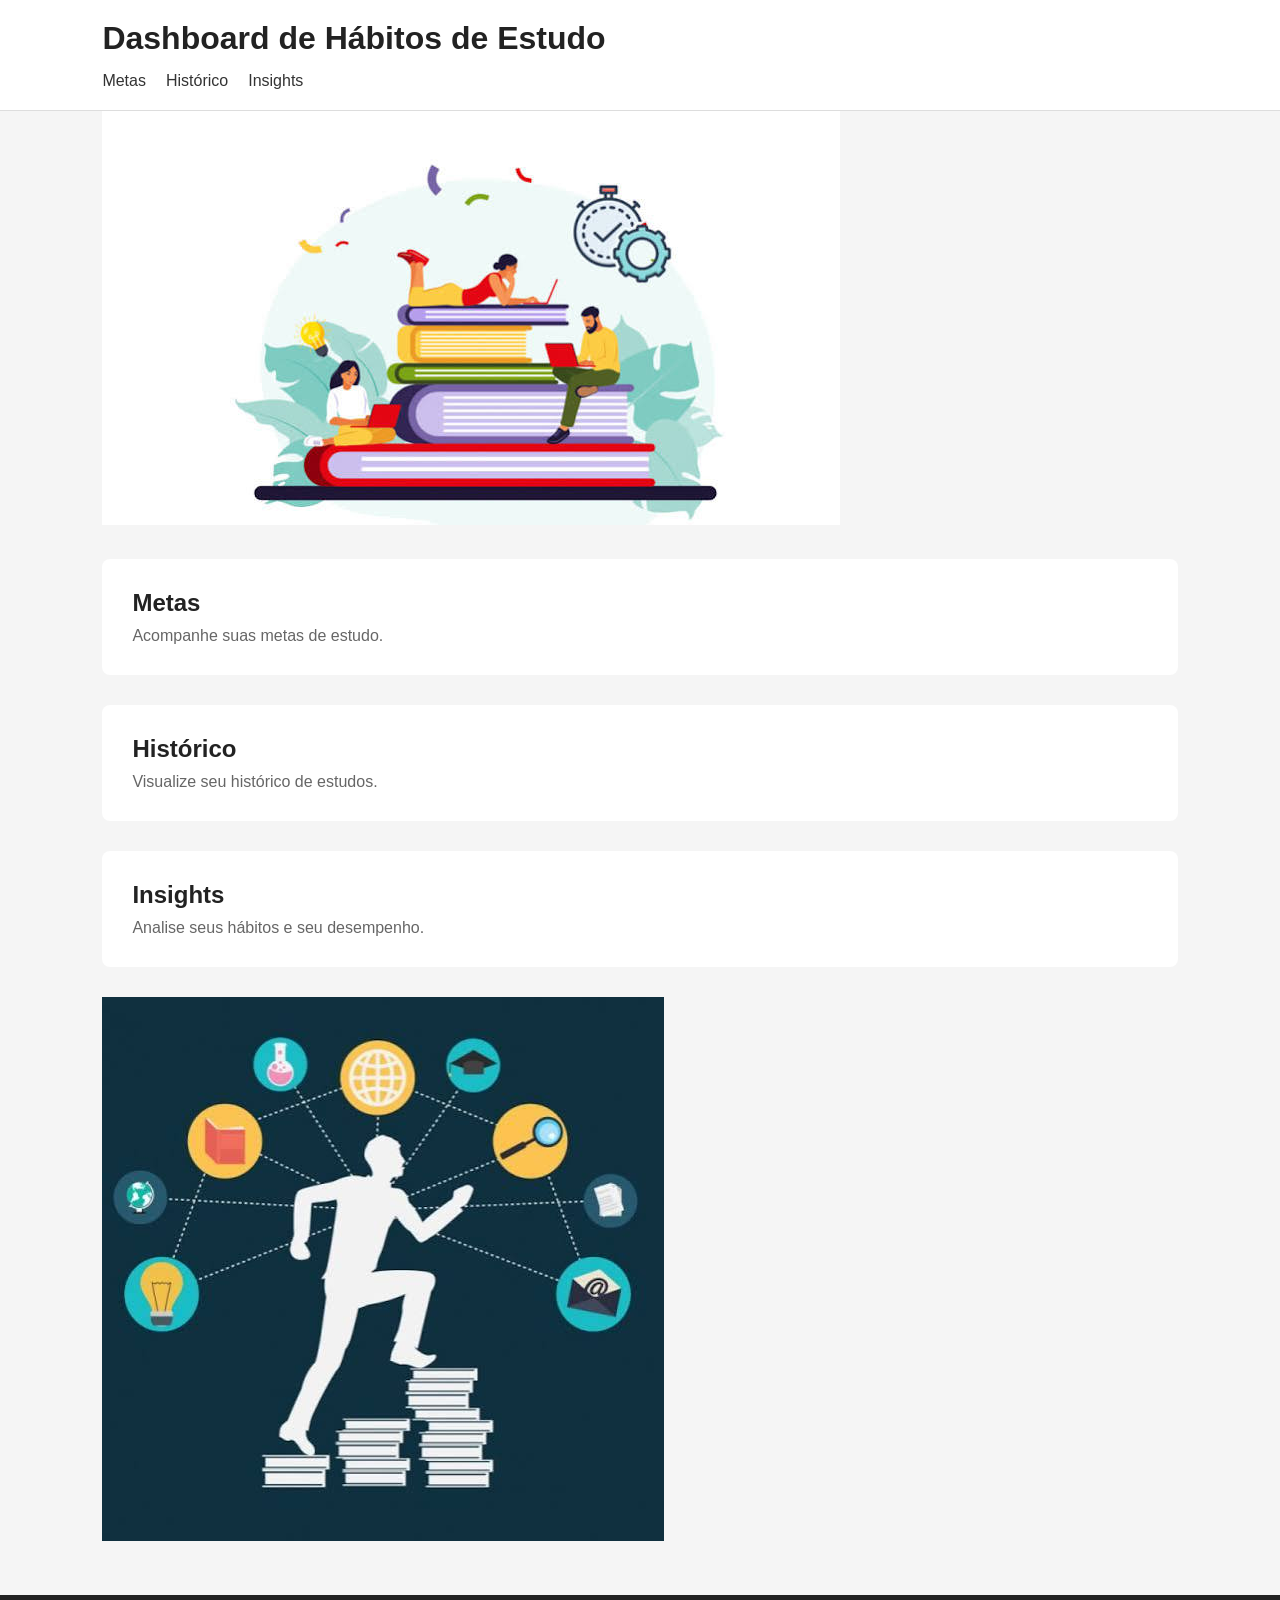
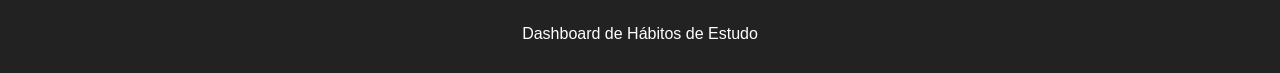
<file: index.html>
<!DOCTYPE html>
<html lang="pt-BR">

<head>
    <meta charset="UTF-8">
    <meta name="viewport" content="width=device-width, initial-scale=1.0">
    <title>Dashboard de Hábitos de Estudo</title>

    <link rel="stylesheet" href="style.css">
</head>

<body>

    <header>
        <h1>Dashboard de Hábitos de Estudo</h1>

        <nav>
            <a href="metas/metas.html">Metas</a>
            <a href="historico/index.html">Histórico</a>
            <a href="insights/index.html">Insights</a>
        </nav>
        
    </header>

    <main>

        <img src="img/images.jpg" alt="Descrição da imagem">

        <section id="metas">
            <h2>Metas</h2>
            <p>Acompanhe suas metas de estudo.</p>
        </section>

        <section id="historico">
            <h2>Histórico</h2>
            <p>Visualize seu histórico de estudos.</p>
        </section>

        <section id="insights">
            <h2>Insights</h2>
            <p>Analise seus hábitos e seu desempenho.</p>
        </section>

        <img src="img/images2.jpg" alt="Descrição da imagem2">
    </main>

    <footer>
        <p>Dashboard de Hábitos de Estudo</p>
    </footer>

</body>

</html>
</file>
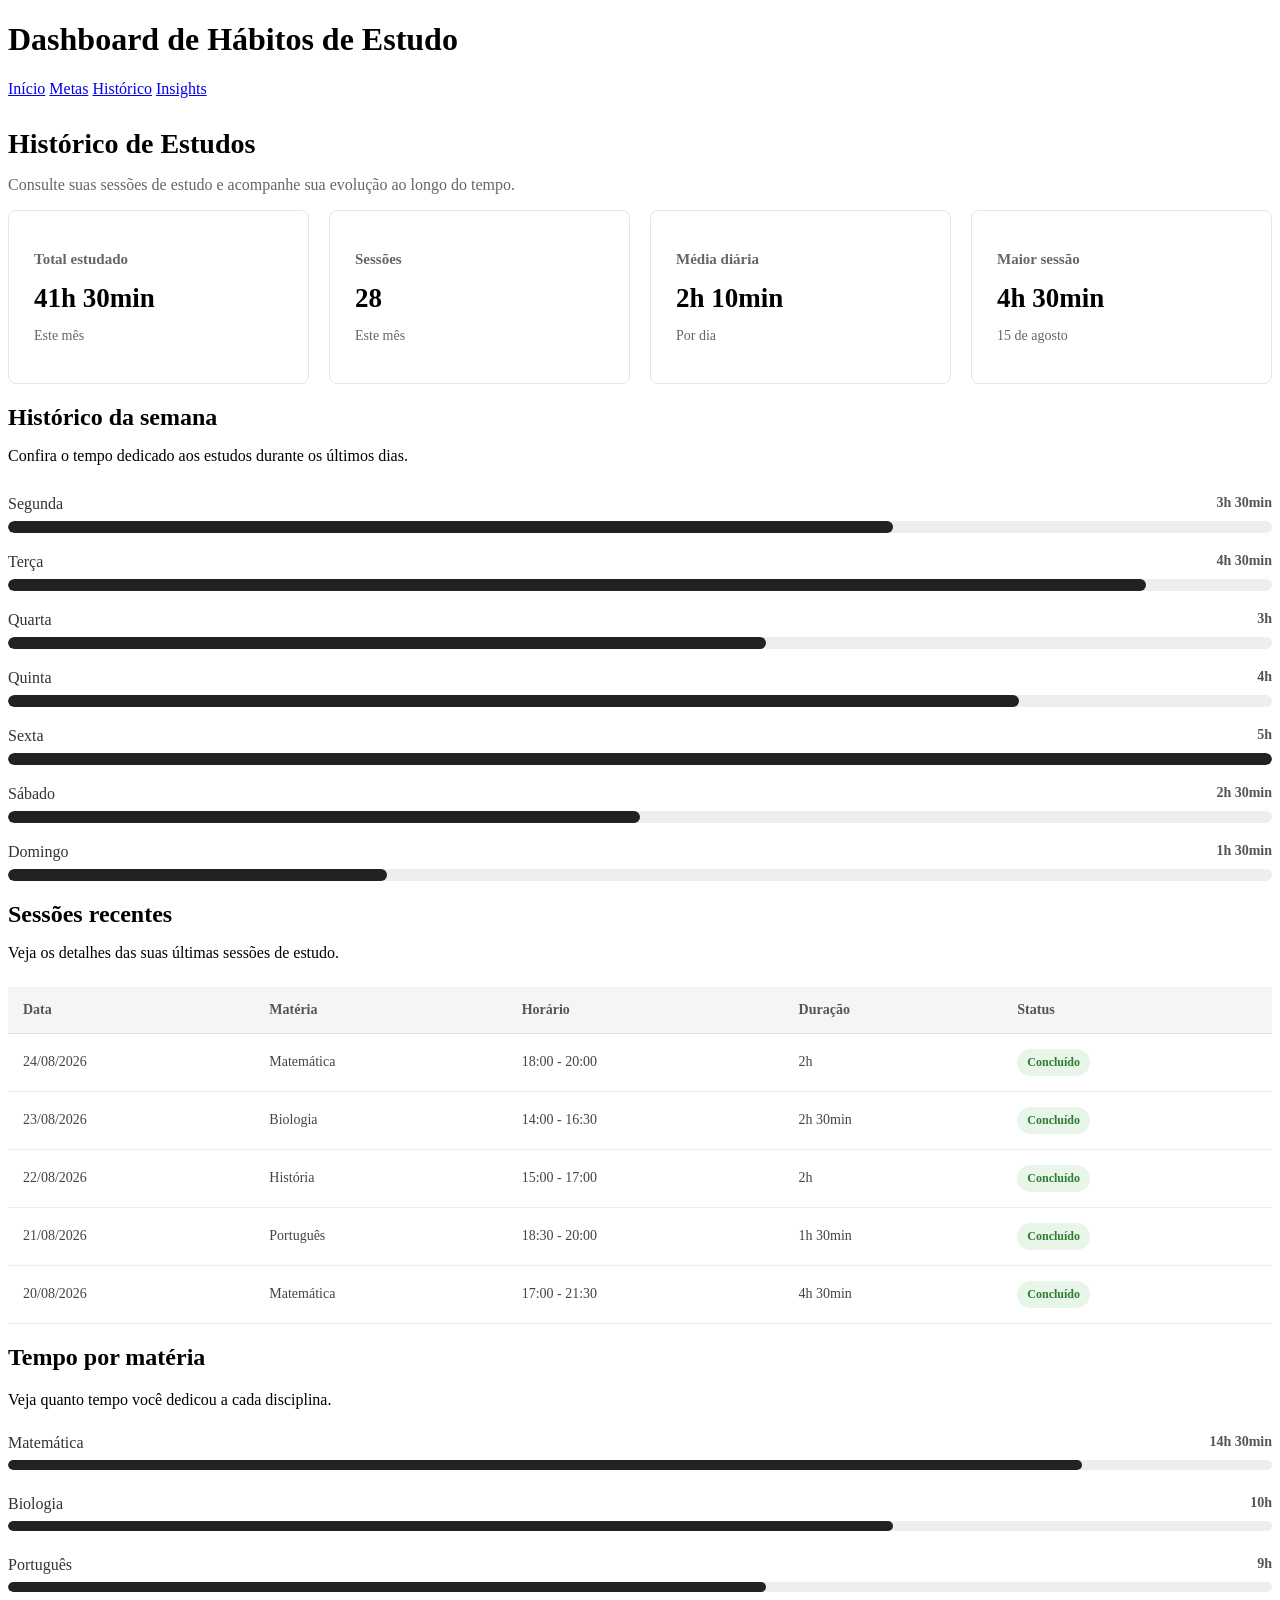
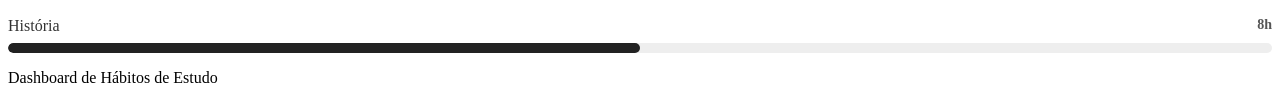
<file: historico/index.html>
<!DOCTYPE html>
<html lang="pt-BR">

<head>
    <meta charset="UTF-8">
    <meta name="viewport" content="width=device-width, initial-scale=1.0">

    <title>Histórico de Estudos</title>

    <link rel="stylesheet" href="styles.css">
</head>

<body>

    <header>
        <h1>Dashboard de Hábitos de Estudo</h1>

        <nav>
            <a href="../index.html">Início</a>
            <a href="../index.html">Metas</a>
            <a href="../historico/index.html">Histórico</a>
            <a href="../insights/index.html">Insights</a>
        </nav>
    </header>

    <main>

        <section class="historico-header">
            <h2>Histórico de Estudos</h2>
            <p>
                Consulte suas sessões de estudo e acompanhe sua evolução ao longo do tempo.
            </p>
        </section>

        <section class="historico-resumo">

            <div class="historico-card">
                <h3>Total estudado</h3>
                <strong>41h 30min</strong>
                <p>Este mês</p>
            </div>

            <div class="historico-card">
                <h3>Sessões</h3>
                <strong>28</strong>
                <p>Este mês</p>
            </div>

            <div class="historico-card">
                <h3>Média diária</h3>
                <strong>2h 10min</strong>
                <p>Por dia</p>
            </div>

            <div class="historico-card">
                <h3>Maior sessão</h3>
                <strong>4h 30min</strong>
                <p>15 de agosto</p>
            </div>

        </section>

        <section class="historico-semanal">

            <h2>Histórico da semana</h2>

            <p>
                Confira o tempo dedicado aos estudos durante os últimos dias.
            </p>

            <div class="dias-estudo">

                <div class="dia-estudo">
                    <div class="dia-topo">
                        <span>Segunda</span>
                        <strong>3h 30min</strong>
                    </div>

                    <div class="barra-historico">
                        <div style="width: 70%;"></div>
                    </div>
                </div>

                <div class="dia-estudo">
                    <div class="dia-topo">
                        <span>Terça</span>
                        <strong>4h 30min</strong>
                    </div>

                    <div class="barra-historico">
                        <div style="width: 90%;"></div>
                    </div>
                </div>


                <div class="dia-estudo">
                    <div class="dia-topo">
                        <span>Quarta</span>
                        <strong>3h</strong>
                    </div>

                    <div class="barra-historico">
                        <div style="width: 60%;"></div>
                    </div>
                </div>

                <div class="dia-estudo">
                    <div class="dia-topo">
                        <span>Quinta</span>
                        <strong>4h</strong>
                    </div>

                    <div class="barra-historico">
                        <div style="width: 80%;"></div>
                    </div>
                </div>

                <div class="dia-estudo">
                    <div class="dia-topo">
                        <span>Sexta</span>
                        <strong>5h</strong>
                    </div>

                    <div class="barra-historico">
                        <div style="width: 100%;"></div>
                    </div>
                </div>

                <div class="dia-estudo">
                    <div class="dia-topo">
                        <span>Sábado</span>
                        <strong>2h 30min</strong>
                    </div>

                    <div class="barra-historico">
                        <div style="width: 50%;"></div>
                    </div>
                </div>


                <div class="dia-estudo">
                    <div class="dia-topo">
                        <span>Domingo</span>
                        <strong>1h 30min</strong>
                    </div>

                    <div class="barra-historico">
                        <div style="width: 30%;"></div>
                    </div>
                </div>

            </div>

        </section>

        <section class="sessoes">

            <h2>Sessões recentes</h2>

            <p>
                Veja os detalhes das suas últimas sessões de estudo.
            </p>

            <div class="tabela-container">

                <table>

                    <thead>
                        <tr>
                            <th>Data</th>
                            <th>Matéria</th>
                            <th>Horário</th>
                            <th>Duração</th>
                            <th>Status</th>
                        </tr>
                    </thead>

                    <tbody>

                        <tr>
                            <td>24/08/2026</td>
                            <td>Matemática</td>
                            <td>18:00 - 20:00</td>
                            <td>2h</td>
                            <td>
                                <span class="status concluido">
                                    Concluído
                                </span>
                            </td>
                        </tr>

                        <tr>
                            <td>23/08/2026</td>
                            <td>Biologia</td>
                            <td>14:00 - 16:30</td>
                            <td>2h 30min</td>
                            <td>
                                <span class="status concluido">
                                    Concluído
                                </span>
                            </td>
                        </tr>

                        <tr>
                            <td>22/08/2026</td>
                            <td>História</td>
                            <td>15:00 - 17:00</td>
                            <td>2h</td>
                            <td>
                                <span class="status concluido">
                                    Concluído
                                </span>
                            </td>
                        </tr>

                        <tr>
                            <td>21/08/2026</td>
                            <td>Português</td>
                            <td>18:30 - 20:00</td>
                            <td>1h 30min</td>
                            <td>
                                <span class="status concluido">
                                    Concluído
                                </span>
                            </td>
                        </tr>

                        <tr>
                            <td>20/08/2026</td>
                            <td>Matemática</td>
                            <td>17:00 - 21:30</td>
                            <td>4h 30min</td>
                            <td>
                                <span class="status concluido">
                                    Concluído
                                </span>
                            </td>
                        </tr>

                    </tbody>

                </table>

            </div>

        </section>

        <section class="materias-historico">

            <h2>Tempo por matéria</h2>

            <p>
                Veja quanto tempo você dedicou a cada disciplina.
            </p>

            <div class="materia">

                <div class="materia-info">
                    <span>Matemática</span>
                    <strong>14h 30min</strong>
                </div>

                <div class="materia-barra">
                    <div style="width: 85%;"></div>
                </div>

            </div>

            <div class="materia">

                <div class="materia-info">
                    <span>Biologia</span>
                    <strong>10h</strong>
                </div>

                <div class="materia-barra">
                    <div style="width: 70%;"></div>
                </div>

            </div>

            <div class="materia">

                <div class="materia-info">
                    <span>Português</span>
                    <strong>9h</strong>
                </div>

                <div class="materia-barra">
                    <div style="width: 60%;"></div>
                </div>

            </div>

            <div class="materia">

                <div class="materia-info">
                    <span>História</span>
                    <strong>8h</strong>
                </div>

                <div class="materia-barra">
                    <div style="width: 50%;"></div>
                </div>

            </div>

        </section>

    </main>

    <footer>
        <p>Dashboard de Hábitos de Estudo</p>
    </footer>

</body>
</file>
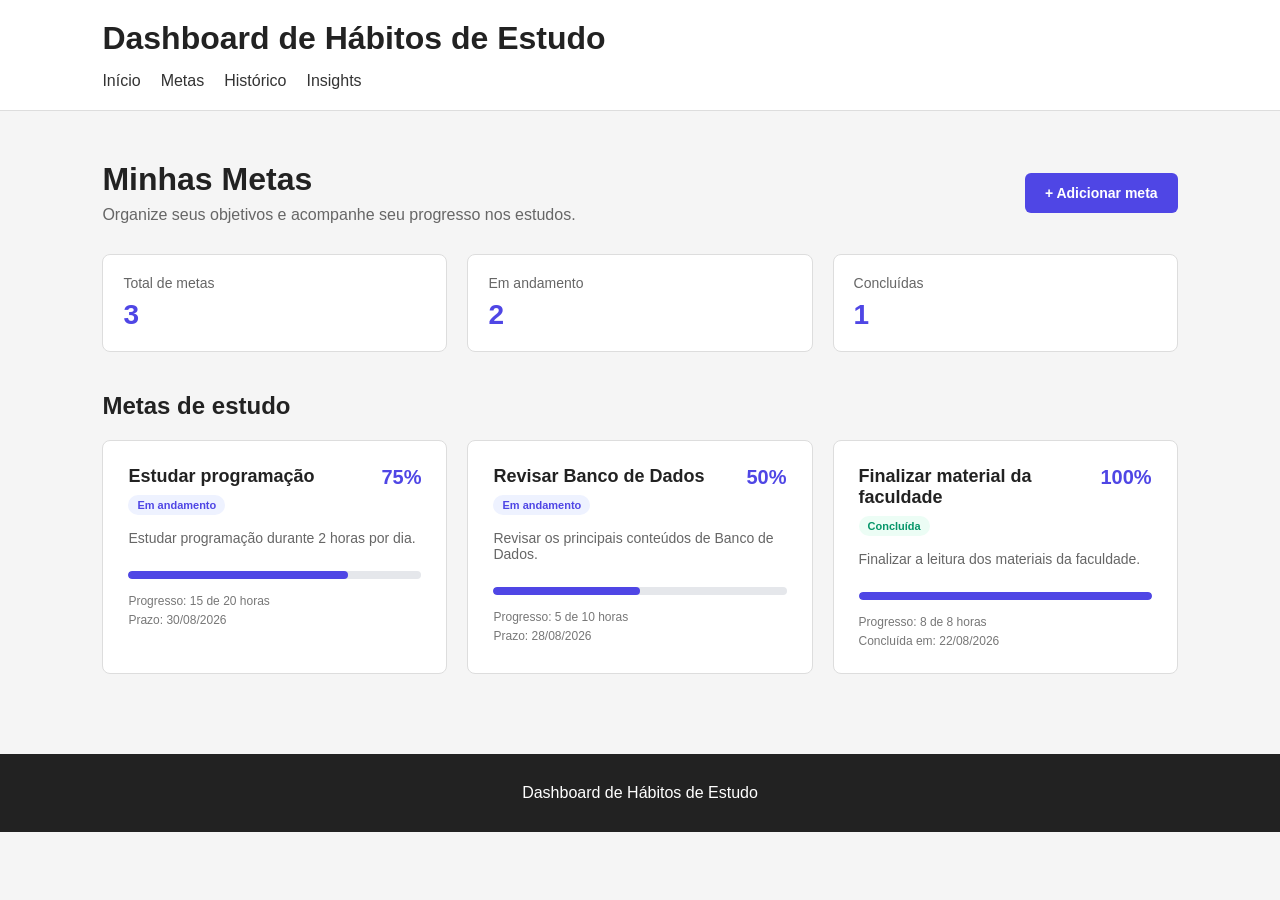
<file: metas/metas.html>
<!DOCTYPE html>
<html lang="pt-BR">

<head>
    <meta charset="UTF-8">
    <meta name="viewport" content="width=device-width, initial-scale=1.0">

    <title>Metas - Dashboard de Hábitos de Estudo</title>

    <link rel="stylesheet" href="stylemetas.css">
</head>

<body>

    <header>
        <h1>Dashboard de Hábitos de Estudo</h1>

        <nav>
            <a href="../index.html">Início</a>
            <a href="./metas.html">Metas</a>
            <a href="../historico/index.html">Histórico</a>
            <a href="../insights/index.html">Insights</a>
        </nav>
    </header>

    <main>

        <section class="cabecalho-metas">
            <div>
                <h2>Minhas Metas</h2>

                <p>
                    Organize seus objetivos e acompanhe seu progresso
                    nos estudos.
                </p>
            </div>

            <button class="botao-adicionar">
                + Adicionar meta
            </button>
        </section>


        <section class="resumo">

            <div class="resumo-card">
                <span>Total de metas</span>
                <strong>3</strong>
            </div>

            <div class="resumo-card">
                <span>Em andamento</span>
                <strong>2</strong>
            </div>

            <div class="resumo-card">
                <span>Concluídas</span>
                <strong>1</strong>
            </div>

        </section>


        <section class="lista-metas">

            <h2>Metas de estudo</h2>

            <div class="metas">

                <article class="meta">

                    <div class="meta-cabecalho">
                        <div>
                            <h3>Estudar programação</h3>
                            <span class="status andamento">
                                Em andamento
                            </span>
                        </div>

                        <span class="porcentagem">75%</span>
                    </div>

                    <p>
                        Estudar programação durante 2 horas por dia.
                    </p>

                    <div class="progresso">
                        <div class="barra">
                            <div class="barra-progresso progresso-75"></div>
                        </div>
                    </div>

                    <div class="meta-informacoes">
                        <span>Progresso: 15 de 20 horas</span>
                        <span>Prazo: 30/08/2026</span>
                    </div>

                </article>


                <article class="meta">

                    <div class="meta-cabecalho">
                        <div>
                            <h3>Revisar Banco de Dados</h3>
                            <span class="status andamento">
                                Em andamento
                            </span>
                        </div>

                        <span class="porcentagem">50%</span>
                    </div>

                    <p>
                        Revisar os principais conteúdos de Banco de Dados.
                    </p>

                    <div class="progresso">
                        <div class="barra">
                            <div class="barra-progresso progresso-50"></div>
                        </div>
                    </div>

                    <div class="meta-informacoes">
                        <span>Progresso: 5 de 10 horas</span>
                        <span>Prazo: 28/08/2026</span>
                    </div>

                </article>


                <article class="meta">

                    <div class="meta-cabecalho">
                        <div>
                            <h3>Finalizar material da faculdade</h3>
                            <span class="status concluida">
                                Concluída
                            </span>
                        </div>

                        <span class="porcentagem">100%</span>
                    </div>

                    <p>
                        Finalizar a leitura dos materiais da faculdade.
                    </p>

                    <div class="progresso">
                        <div class="barra">
                            <div class="barra-progresso progresso-100"></div>
                        </div>
                    </div>

                    <div class="meta-informacoes">
                        <span>Progresso: 8 de 8 horas</span>
                        <span>Concluída em: 22/08/2026</span>
                    </div>

                </article>

            </div>

        </section>

    </main>


    <footer>
        <p>Dashboard de Hábitos de Estudo</p>
    </footer>

</body>

</html>
</file>
<file: style.css>
* {
    margin: 0;
    padding: 0;
    box-sizing: border-box;
}

body {
    font-family: Arial, sans-serif;
    background-color: #f5f5f5;
    color: #222;
}

header {
    background-color: #ffffff;
    padding: 20px 8%;
    border-bottom: 1px solid #ddd;
}

header h1 {
    margin-bottom: 15px;
}

nav {
    display: flex;
    gap: 20px;
}

nav a {
    color: #333;
    text-decoration: none;
}

nav a:hover {
    text-decoration: underline;
}

main {
    width: 84%;
    max-width: 1200px;
    margin: 0 auto;
}

section {
    background-color: #ffffff;
    margin: 30px 0;
    padding: 30px;
    border-radius: 8px;
}

section h2 {
    margin-bottom: 10px;
}

section p {
    color: #666;
}

footer {
    background-color: #222;
    color: #ffffff;
    text-align: center;
    padding: 30px;
    margin-top: 50px;
}
</file>
<file: historico/styles.css>
.historico-header {
    margin-top: 30px;
}

.historico-header h2 {
    font-size: 28px;
    margin-bottom: 10px;
}

.historico-header p {
    color: #666;
}

.historico-resumo {
    display: grid;

    grid-template-columns: repeat(4, 1fr);

    gap: 20px;

    background-color: transparent;

    padding: 0;
}

.historico-card {
    background-color: #ffffff;

    padding: 25px;

    border-radius: 8px;

    border: 1px solid #e5e5e5;
}

.historico-card h3 {
    font-size: 15px;

    color: #666;

    margin-bottom: 15px;
}

.historico-card strong {
    display: block;

    font-size: 27px;

    margin-bottom: 8px;
}

.historico-card p {
    color: #666;

    font-size: 14px;
}

.historico-semanal h2 {
    margin-bottom: 10px;
}

.historico-semanal > p {
    margin-bottom: 30px;
}

.dias-estudo {
    display: flex;

    flex-direction: column;

    gap: 20px;
}

.dia-estudo {
    width: 100%;
}

.dia-topo {
    display: flex;

    justify-content: space-between;

    margin-bottom: 8px;
}

.dia-topo span {
    color: #333;
}

.dia-topo strong {
    color: #555;

    font-size: 14px;
}

.barra-historico {
    width: 100%;

    height: 12px;

    background-color: #eeeeee;

    border-radius: 10px;

    overflow: hidden;
}

.barra-historico div {
    height: 100%;

    background-color: #222;

    border-radius: 10px;
}

.sessoes h2 {
    margin-bottom: 10px;
}

.sessoes > p {
    margin-bottom: 25px;
}

.tabela-container {
    width: 100%;

    overflow-x: auto;
}

table {
    width: 100%;

    border-collapse: collapse;

    min-width: 650px;
}

thead {
    background-color: #f5f5f5;
}

th {
    text-align: left;

    padding: 15px;

    font-size: 14px;

    color: #555;

    border-bottom: 1px solid #ddd;
}

td {
    padding: 15px;

    border-bottom: 1px solid #eee;

    font-size: 14px;

    color: #444;
}

tbody tr:hover {
    background-color: #fafafa;
}

.status {
    display: inline-block;

    padding: 6px 10px;

    border-radius: 20px;

    font-size: 12px;

    font-weight: bold;
}

.concluido {
    background-color: #e8f5e9;

    color: #2e7d32;
}

.materia {
    margin-top: 25px;
}

.materia-info {
    display: flex;

    justify-content: space-between;

    margin-bottom: 8px;
}

.materia-info span {
    color: #333;
}

.materia-info strong {
    color: #555;

    font-size: 14px;
}

.materia-barra {
    width: 100%;

    height: 10px;

    background-color: #eeeeee;

    border-radius: 10px;

    overflow: hidden;
}

.materia-barra div {
    height: 100%;

    background-color: #222;

    border-radius: 10px;
}

@media (max-width: 900px) {

    .historico-resumo {
        grid-template-columns: repeat(2, 1fr);
    }

}

@media (max-width: 600px) {

    main {
        width: 92%;
    }

    .historico-resumo {
        grid-template-columns: 1fr;
    }

    section {
        padding: 20px;
    }

    .historico-header h2 {
        font-size: 24px;
    }

}
</file>
<file: metas/stylemetas.css>
* {
    margin: 0;
    padding: 0;
    box-sizing: border-box;
}

body {
    font-family: Arial, sans-serif;
    background-color: #f5f5f5;
    color: #222;
}


/* CABEÇALHO */

header {
    background-color: #ffffff;
    padding: 20px 8%;
    border-bottom: 1px solid #ddd;
}

header h1 {
    margin-bottom: 15px;
}

nav {
    display: flex;
    gap: 20px;
}

nav a {
    color: #333;
    text-decoration: none;
}

nav a:hover {
    text-decoration: underline;
}


/* CONTEÚDO */

main {
    width: 84%;
    max-width: 1200px;
    margin: 0 auto;
}


/* CABEÇALHO DAS METAS */

.cabecalho-metas {
    display: flex;
    justify-content: space-between;
    align-items: center;
    gap: 30px;

    padding: 50px 0 30px;
}

.cabecalho-metas h2 {
    font-size: 32px;
    margin-bottom: 8px;
}

.cabecalho-metas p {
    color: #666;
}


/* BOTÃO */

.botao-adicionar {
    background-color: #4f46e5;
    color: #ffffff;

    border: none;
    border-radius: 6px;

    padding: 12px 20px;

    font-size: 14px;
    font-weight: bold;

    cursor: pointer;
}

.botao-adicionar:hover {
    background-color: #3730a3;
}


/* RESUMO */

.resumo {
    display: grid;
    grid-template-columns: repeat(3, 1fr);
    gap: 20px;

    margin-bottom: 40px;
}

.resumo-card {
    background-color: #ffffff;

    border: 1px solid #ddd;
    border-radius: 8px;

    padding: 20px;
}

.resumo-card span {
    display: block;

    color: #666;
    font-size: 14px;

    margin-bottom: 8px;
}

.resumo-card strong {
    font-size: 28px;
    color: #4f46e5;
}


/* LISTA DE METAS */

.lista-metas {
    padding-bottom: 60px;
}

.lista-metas > h2 {
    margin-bottom: 20px;
}


/* CARDS */

.metas {
    display: grid;
    grid-template-columns: repeat(3, 1fr);
    gap: 20px;
}

.meta {
    background-color: #ffffff;

    border: 1px solid #ddd;
    border-radius: 8px;

    padding: 25px;
}

.meta-cabecalho {
    display: flex;
    justify-content: space-between;
    align-items: flex-start;

    gap: 15px;

    margin-bottom: 15px;
}

.meta h3 {
    margin-bottom: 8px;
    font-size: 18px;
}

.meta p {
    color: #666;
    font-size: 14px;

    margin-bottom: 25px;
}


/* STATUS */

.status {
    display: inline-block;

    padding: 4px 9px;

    border-radius: 20px;

    font-size: 11px;
    font-weight: bold;
}

.andamento {
    background-color: #eef2ff;
    color: #4f46e5;
}

.concluida {
    background-color: #ecfdf5;
    color: #059669;
}


/* PORCENTAGEM */

.porcentagem {
    color: #4f46e5;

    font-size: 20px;
    font-weight: bold;
}


/* BARRA DE PROGRESSO */

.progresso {
    margin-bottom: 15px;
}

.barra {
    width: 100%;
    height: 8px;

    background-color: #e5e7eb;

    border-radius: 10px;

    overflow: hidden;
}

.barra-progresso {
    height: 100%;

    background-color: #4f46e5;

    border-radius: 10px;
}

.progresso-50 {
    width: 50%;
}

.progresso-75 {
    width: 75%;
}

.progresso-100 {
    width: 100%;
}


/* INFORMAÇÕES DA META */

.meta-informacoes {
    display: flex;
    flex-direction: column;
    gap: 5px;

    color: #777;

    font-size: 12px;
}


/* RODAPÉ */

footer {
    background-color: #222;

    color: #ffffff;

    text-align: center;

    padding: 30px;

    margin-top: 20px;
}


/* RESPONSIVIDADE */

@media (max-width: 900px) {

    .metas {
        grid-template-columns: 1fr;
    }

    .resumo {
        grid-template-columns: 1fr;
    }

}


@media (max-width: 600px) {

    main {
        width: 90%;
    }

    .cabecalho-metas {
        flex-direction: column;
        align-items: flex-start;
    }

    nav {
        flex-wrap: wrap;
    }

}
</file>
